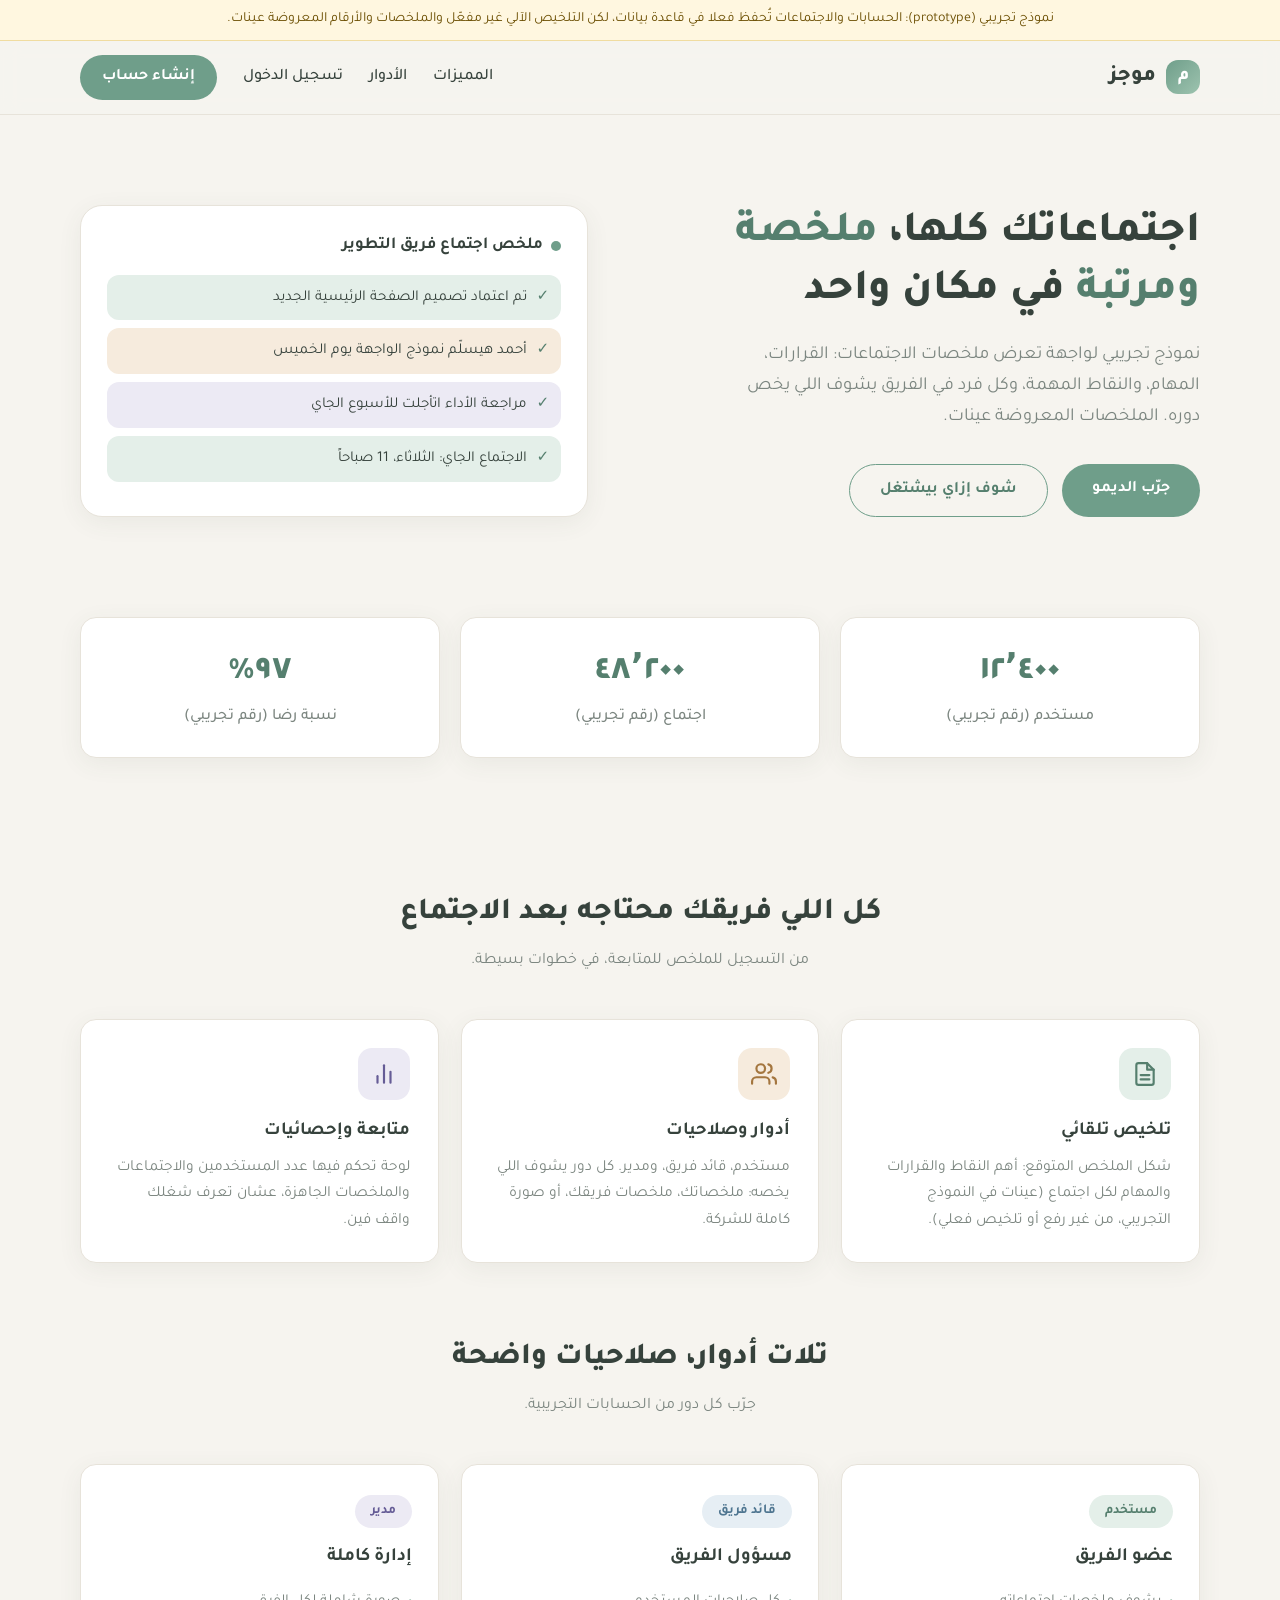
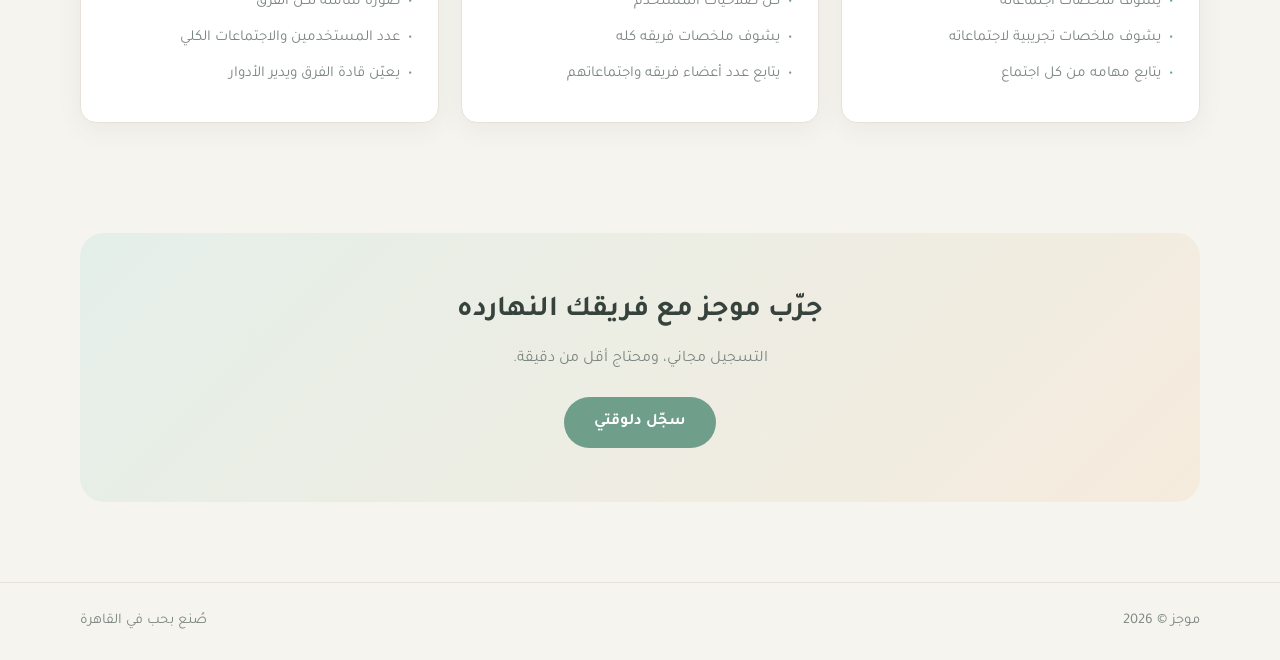
<file: index.html>
<!DOCTYPE html>
<html lang="ar" dir="rtl">
<head>
<meta charset="UTF-8">
<meta name="viewport" content="width=device-width, initial-scale=1.0">
<title>موجز — ملخصات اجتماعاتك في مكان واحد</title>
<link rel="preconnect" href="https://fonts.googleapis.com">
<link rel="preconnect" href="https://fonts.gstatic.com" crossorigin>
<link href="https://fonts.googleapis.com/css2?family=Tajawal:wght@400;500;700;800&display=swap" rel="stylesheet">
<link rel="stylesheet" href="style.css">
</head>
<body>

<div style="background:#fff7e0;color:#6b4e00;text-align:center;padding:8px 12px;font-size:14px;border-bottom:1px solid #f0dca0">نموذج تجريبي (prototype): الحسابات والاجتماعات تُحفظ فعلا في قاعدة بيانات، لكن التلخيص الآلي غير مفعّل والملخصات والأرقام المعروضة عينات.</div>
<header class="site-header">
  <div class="container">
    <a class="brand" href="index.html"><span class="dot">م</span> موجز</a>
    <nav class="nav">
      <a href="#features">المميزات</a>
      <a href="#roles">الأدوار</a>
      <a href="login.html">تسجيل الدخول</a>
      <a class="btn" href="register.html">إنشاء حساب</a>
    </nav>
  </div>
</header>

<section class="hero">
  <div class="container">
    <div>
      <h1>اجتماعاتك كلها، <span>ملخصة ومرتبة</span> في مكان واحد</h1>
      <p class="lead">نموذج تجريبي لواجهة تعرض ملخصات الاجتماعات: القرارات، المهام، والنقاط المهمة، وكل فرد في الفريق يشوف اللي يخص دوره. الملخصات المعروضة عينات.</p>
      <div class="hero-actions">
        <a class="btn" href="register.html">جرّب الديمو</a>
        <a class="btn ghost" href="#features">شوف إزاي بيشتغل</a>
      </div>
    </div>
    <div class="hero-card">
      <h3>ملخص اجتماع فريق التطوير</h3>
      <div class="summary-line">تم اعتماد تصميم الصفحة الرئيسية الجديد</div>
      <div class="summary-line">أحمد هيسلّم نموذج الواجهة يوم الخميس</div>
      <div class="summary-line">مراجعة الأداء اتأجلت للأسبوع الجاي</div>
      <div class="summary-line">الاجتماع الجاي: الثلاثاء، 11 صباحاً</div>
    </div>
  </div>
</section>

<section class="stats">
  <div class="container">
    <div class="stat"><div class="num" data-count="12400">0</div><div class="lbl">مستخدم (رقم تجريبي)</div></div>
    <div class="stat"><div class="num" data-count="48200">0</div><div class="lbl">اجتماع (رقم تجريبي)</div></div>
    <div class="stat"><div class="num" data-count="97" data-suffix="%">0</div><div class="lbl">نسبة رضا (رقم تجريبي)</div></div>
  </div>
</section>

<section class="section" id="features">
  <div class="container">
    <h2>كل اللي فريقك محتاجه بعد الاجتماع</h2>
    <p class="sub">من التسجيل للملخص للمتابعة، في خطوات بسيطة.</p>
    <div class="features">
      <div class="feature">
        <div class="icon"><svg width="26" height="26" viewBox="0 0 24 24" fill="none" stroke="#557F6E" stroke-width="2" stroke-linecap="round" stroke-linejoin="round"><path d="M14 2H6a2 2 0 0 0-2 2v16a2 2 0 0 0 2 2h12a2 2 0 0 0 2-2V8z"/><polyline points="14 2 14 8 20 8"/><line x1="16" y1="13" x2="8" y2="13"/><line x1="16" y1="17" x2="8" y2="17"/></svg></div>
        <h3>تلخيص تلقائي</h3>
        <p>شكل الملخص المتوقع: أهم النقاط والقرارات والمهام لكل اجتماع (عينات في النموذج التجريبي، من غير رفع أو تلخيص فعلي).</p>
      </div>
      <div class="feature">
        <div class="icon"><svg width="26" height="26" viewBox="0 0 24 24" fill="none" stroke="#A4763F" stroke-width="2" stroke-linecap="round" stroke-linejoin="round"><path d="M17 21v-2a4 4 0 0 0-4-4H5a4 4 0 0 0-4 4v2"/><circle cx="9" cy="7" r="4"/><path d="M23 21v-2a4 4 0 0 0-3-3.87"/><path d="M16 3.13a4 4 0 0 1 0 7.75"/></svg></div>
        <h3>أدوار وصلاحيات</h3>
        <p>مستخدم، قائد فريق، ومدير. كل دور يشوف اللي يخصه: ملخصاتك، ملخصات فريقك، أو صورة كاملة للشركة.</p>
      </div>
      <div class="feature">
        <div class="icon"><svg width="26" height="26" viewBox="0 0 24 24" fill="none" stroke="#655C96" stroke-width="2" stroke-linecap="round" stroke-linejoin="round"><line x1="18" y1="20" x2="18" y2="10"/><line x1="12" y1="20" x2="12" y2="4"/><line x1="6" y1="20" x2="6" y2="14"/></svg></div>
        <h3>متابعة وإحصائيات</h3>
        <p>لوحة تحكم فيها عدد المستخدمين والاجتماعات والملخصات الجاهزة، عشان تعرف شغلك واقف فين.</p>
      </div>
    </div>
  </div>
</section>

<section class="section" id="roles" style="padding-top:0">
  <div class="container">
    <h2>تلات أدوار، صلاحيات واضحة</h2>
    <p class="sub">جرّب كل دور من الحسابات التجريبية.</p>
    <div class="roles">
      <div class="role-card">
        <span class="role-badge user">مستخدم</span>
        <h3>عضو الفريق</h3>
        <ul>
          <li>يشوف ملخصات اجتماعاته</li>
          <li>يشوف ملخصات تجريبية لاجتماعاته</li>
          <li>يتابع مهامه من كل اجتماع</li>
        </ul>
      </div>
      <div class="role-card">
        <span class="role-badge leader">قائد فريق</span>
        <h3>مسؤول الفريق</h3>
        <ul>
          <li>كل صلاحيات المستخدم</li>
          <li>يشوف ملخصات فريقه كله</li>
          <li>يتابع عدد أعضاء فريقه واجتماعاتهم</li>
        </ul>
      </div>
      <div class="role-card">
        <span class="role-badge manager">مدير</span>
        <h3>إدارة كاملة</h3>
        <ul>
          <li>صورة شاملة لكل الفرق</li>
          <li>عدد المستخدمين والاجتماعات الكلي</li>
          <li>يعيّن قادة الفرق ويدير الأدوار</li>
        </ul>
      </div>
    </div>
  </div>
</section>

<section class="container">
  <div class="cta-band">
    <h2>جرّب موجز مع فريقك النهارده</h2>
    <p>التسجيل مجاني، ومحتاج أقل من دقيقة.</p>
    <a class="btn" href="register.html">سجّل دلوقتي</a>
  </div>
</section>

<footer class="site-footer">
  <div class="container">
    <span>موجز © 2026</span>
    <span>صُنع بحب في القاهرة</span>
  </div>
</footer>

<script src="app.js"></script>
</body>
</html>
</file>
<file: style.css>
/* موجز — Meeting summaries, softly designed */
:root {
  --bg: #F6F4EF;
  --surface: #FFFFFF;
  --ink: #36423C;
  --muted: #7C8680;
  --line: #E7E3DA;
  --primary: #6F9E8A;
  --primary-dark: #557F6E;
  --primary-soft: #E4EFE9;
  --accent: #D9A97E;
  --accent-soft: #F6EBDD;
  --lavender: #8E87B8;
  --lavender-soft: #ECEAF4;
  --blue: #7C9CB8;
  --blue-soft: #E6EEF4;
  --radius: 16px;
  --shadow: 0 6px 24px rgba(70, 84, 77, .07);
}

* { box-sizing: border-box; margin: 0; padding: 0; }

html { scroll-behavior: smooth; }

body {
  font-family: 'Tajawal', 'Cairo', 'Segoe UI', system-ui, sans-serif;
  background: var(--bg);
  color: var(--ink);
  line-height: 1.7;
}

a { color: inherit; text-decoration: none; }
img { max-width: 100%; }

.container { width: min(1120px, 92%); margin-inline: auto; }

/* ---------- Header ---------- */
.site-header {
  position: sticky; top: 0; z-index: 50;
  background: rgba(246, 244, 239, .9);
  backdrop-filter: blur(10px);
  border-bottom: 1px solid var(--line);
}
.site-header .container {
  display: flex; align-items: center; justify-content: space-between;
  padding: 14px 0;
}
.brand { display: flex; align-items: center; gap: 10px; font-size: 1.35rem; font-weight: 800; }
.brand .dot {
  width: 34px; height: 34px; border-radius: 12px;
  background: linear-gradient(135deg, var(--primary), #9DC3AF);
  display: grid; place-items: center; color: #fff; font-size: 1.1rem;
}
.nav { display: flex; align-items: center; gap: 26px; font-weight: 500; }
.nav a:hover { color: var(--primary-dark); }
.nav .btn { padding: 9px 22px; }

/* ---------- Buttons ---------- */
.btn {
  display: inline-block; border: none; cursor: pointer;
  background: var(--primary); color: #fff;
  padding: 12px 30px; border-radius: 999px;
  font-family: inherit; font-size: 1rem; font-weight: 700;
  transition: transform .15s ease, box-shadow .15s ease, background .15s ease;
}
.btn:hover { background: var(--primary-dark); transform: translateY(-2px); box-shadow: 0 8px 18px rgba(111, 158, 138, .35); }
.btn.ghost { background: transparent; color: var(--primary-dark); border: 1.5px solid var(--primary); }
.btn.ghost:hover { background: var(--primary-soft); box-shadow: none; }
.btn.small { padding: 8px 18px; font-size: .92rem; }

/* ---------- Hero ---------- */
.hero { padding: 90px 0 70px; }
.hero .container { display: grid; grid-template-columns: 1.05fr .95fr; gap: 50px; align-items: center; }
.hero h1 { font-size: 2.7rem; font-weight: 800; line-height: 1.35; }
.hero h1 span { color: var(--primary-dark); }
.hero p.lead { color: var(--muted); font-size: 1.15rem; margin: 18px 0 30px; max-width: 46ch; }
.hero-actions { display: flex; gap: 14px; flex-wrap: wrap; }

.hero-card {
  background: var(--surface); border-radius: 22px; box-shadow: var(--shadow);
  padding: 26px; border: 1px solid var(--line);
}
.hero-card h3 { font-size: 1.05rem; margin-bottom: 14px; display: flex; align-items: center; gap: 8px; }
.hero-card h3::before { content: ""; width: 10px; height: 10px; border-radius: 50%; background: var(--primary); }
.summary-line {
  display: flex; gap: 10px; align-items: flex-start;
  padding: 10px 12px; border-radius: 12px; margin-bottom: 8px;
  background: var(--primary-soft); font-size: .95rem;
}
.summary-line:nth-child(3) { background: var(--accent-soft); }
.summary-line:nth-child(4) { background: var(--lavender-soft); }
.summary-line::before { content: "✓"; color: var(--primary-dark); font-weight: 800; }

/* ---------- Stats ---------- */
.stats { padding: 30px 0 60px; }
.stats .container {
  display: grid; grid-template-columns: repeat(3, 1fr); gap: 20px;
}
.stat {
  background: var(--surface); border: 1px solid var(--line); border-radius: var(--radius);
  padding: 26px; text-align: center; box-shadow: var(--shadow);
}
.stat .num { font-size: 2.2rem; font-weight: 800; color: var(--primary-dark); }
.stat .lbl { color: var(--muted); font-weight: 500; }

/* ---------- Sections ---------- */
.section { padding: 70px 0; }
.section h2 { font-size: 1.9rem; font-weight: 800; text-align: center; margin-bottom: 8px; }
.section .sub { text-align: center; color: var(--muted); margin-bottom: 44px; }

.features { display: grid; grid-template-columns: repeat(3, 1fr); gap: 22px; }
.feature {
  background: var(--surface); border: 1px solid var(--line); border-radius: var(--radius);
  padding: 28px; box-shadow: var(--shadow);
  transition: transform .15s ease;
}
.feature:hover { transform: translateY(-4px); }
.feature .icon {
  width: 52px; height: 52px; border-radius: 14px; display: grid; place-items: center;
  font-size: 1.5rem; margin-bottom: 16px; background: var(--primary-soft);
}
.feature:nth-child(2) .icon { background: var(--accent-soft); }
.feature:nth-child(3) .icon { background: var(--lavender-soft); }
.feature h3 { margin-bottom: 8px; font-size: 1.15rem; }
.feature p { color: var(--muted); font-size: .97rem; }

/* ---------- Roles ---------- */
.roles { display: grid; grid-template-columns: repeat(3, 1fr); gap: 22px; }
.role-card {
  border-radius: var(--radius); padding: 30px 26px; background: var(--surface);
  border: 1px solid var(--line); box-shadow: var(--shadow);
}
.role-badge {
  display: inline-block; padding: 5px 16px; border-radius: 999px;
  font-size: .85rem; font-weight: 700; margin-bottom: 14px;
}
.role-badge.user { background: var(--primary-soft); color: var(--primary-dark); }
.role-badge.leader { background: var(--blue-soft); color: #4E7590; }
.role-badge.manager { background: var(--lavender-soft); color: #655C96; }
.role-card h3 { margin-bottom: 10px; }
.role-card ul { list-style: none; color: var(--muted); font-size: .95rem; }
.role-card li { padding: 5px 0; }
.role-card li::before { content: "•"; color: var(--primary); margin-left: 8px; }

/* ---------- CTA band ---------- */
.cta-band {
  margin: 40px 0 80px; border-radius: 24px; padding: 54px 30px; text-align: center;
  background: linear-gradient(135deg, var(--primary-soft), var(--accent-soft));
}
.cta-band h2 { font-size: 1.8rem; margin-bottom: 10px; }
.cta-band p { color: var(--muted); margin-bottom: 24px; }

/* ---------- Footer ---------- */
.site-footer { border-top: 1px solid var(--line); padding: 26px 0; color: var(--muted); font-size: .92rem; }
.site-footer .container { display: flex; justify-content: space-between; flex-wrap: wrap; gap: 10px; }

/* ---------- Auth pages ---------- */
.auth-wrap { min-height: calc(100vh - 140px); display: grid; place-items: center; padding: 50px 0; }
.auth-card {
  width: min(480px, 94%); background: var(--surface); border: 1px solid var(--line);
  border-radius: 22px; box-shadow: var(--shadow); padding: 38px 34px;
}
.auth-card h1 { font-size: 1.5rem; margin-bottom: 6px; }
.auth-card .hint { color: var(--muted); font-size: .95rem; margin-bottom: 26px; }
.field { margin-bottom: 18px; }
.field label { display: block; font-weight: 700; font-size: .93rem; margin-bottom: 7px; }
.field input, .field select {
  width: 100%; padding: 12px 16px; border-radius: 12px; border: 1.5px solid var(--line);
  font-family: inherit; font-size: 1rem; background: #FBFAF7; color: var(--ink);
  transition: border-color .15s ease;
}
.field input:focus, .field select:focus { outline: none; border-color: var(--primary); background: #fff; }

.role-picker { display: grid; grid-template-columns: repeat(3, 1fr); gap: 10px; }
.role-option input { display: none; }
.role-option span {
  display: block; text-align: center; padding: 12px 6px; border-radius: 12px;
  border: 1.5px solid var(--line); cursor: pointer; font-size: .9rem; font-weight: 700;
  transition: all .15s ease; background: #FBFAF7;
}
.role-option input:checked + span { border-color: var(--primary); background: var(--primary-soft); color: var(--primary-dark); }

.form-error {
  display: none; background: #F9E8E4; color: #A3543F; border-radius: 10px;
  padding: 10px 14px; font-size: .9rem; margin-bottom: 16px;
}
.form-error.show { display: block; }
.auth-switch { text-align: center; margin-top: 20px; color: var(--muted); font-size: .93rem; }
.auth-switch a { color: var(--primary-dark); font-weight: 700; }
.demo-logins { margin-top: 22px; border-top: 1px dashed var(--line); padding-top: 18px; }
.demo-logins p { font-size: .85rem; color: var(--muted); text-align: center; margin-bottom: 10px; }
.demo-logins .row { display: flex; gap: 8px; justify-content: center; flex-wrap: wrap; }

/* ---------- Dashboard ---------- */
.dash-header { padding: 34px 0 10px; }
.dash-header .container { display: flex; align-items: center; justify-content: space-between; flex-wrap: wrap; gap: 14px; }
.dash-header h1 { font-size: 1.6rem; }
.dash-header .who { display: flex; align-items: center; gap: 12px; }
.avatar {
  width: 44px; height: 44px; border-radius: 50%; background: var(--primary);
  color: #fff; display: grid; place-items: center; font-weight: 800; font-size: 1.1rem;
}
.dash-stats { display: grid; grid-template-columns: repeat(4, 1fr); gap: 18px; padding: 22px 0 34px; }
.dash-stats .stat .num { font-size: 1.9rem; }

.dash-grid { display: grid; grid-template-columns: 1.6fr 1fr; gap: 22px; padding-bottom: 70px; }
.panel {
  background: var(--surface); border: 1px solid var(--line); border-radius: var(--radius);
  box-shadow: var(--shadow); padding: 24px;
}
.panel h2 { font-size: 1.1rem; margin-bottom: 16px; }

.meeting {
  border: 1px solid var(--line); border-radius: 14px; padding: 18px; margin-bottom: 14px;
  background: #FBFAF7;
}
.meeting .top { display: flex; justify-content: space-between; align-items: center; flex-wrap: wrap; gap: 8px; margin-bottom: 10px; }
.meeting .title { font-weight: 800; }
.meeting .meta { color: var(--muted); font-size: .85rem; }
.meeting .summary { font-size: .95rem; color: var(--ink); margin-bottom: 10px; }
.meeting .points { list-style: none; font-size: .9rem; color: var(--muted); }
.meeting .points li { padding: 3px 0; }
.meeting .points li::before { content: "✓"; color: var(--primary); margin-left: 8px; font-weight: 700; }
.tag { font-size: .78rem; font-weight: 700; padding: 3px 12px; border-radius: 999px; }
.tag.done { background: var(--primary-soft); color: var(--primary-dark); }
.tag.review { background: var(--accent-soft); color: #A4763F; }

.member { display: flex; align-items: center; gap: 12px; padding: 10px 0; border-bottom: 1px solid var(--line); }
.member:last-child { border-bottom: none; }
.member .avatar { width: 38px; height: 38px; font-size: .95rem; }
.member .info { flex: 1; }
.member .name { font-weight: 700; font-size: .95rem; }
.member .role { color: var(--muted); font-size: .82rem; }

.empty-note { color: var(--muted); font-size: .93rem; text-align: center; padding: 20px 0; }

/* ---------- Responsive ---------- */
@media (max-width: 900px) {
  .hero .container { grid-template-columns: 1fr; }
  .features, .roles, .stats .container { grid-template-columns: 1fr; }
  .dash-stats { grid-template-columns: repeat(2, 1fr); }
  .dash-grid { grid-template-columns: 1fr; }
  .nav { gap: 14px; font-size: .92rem; }
}
</file>
